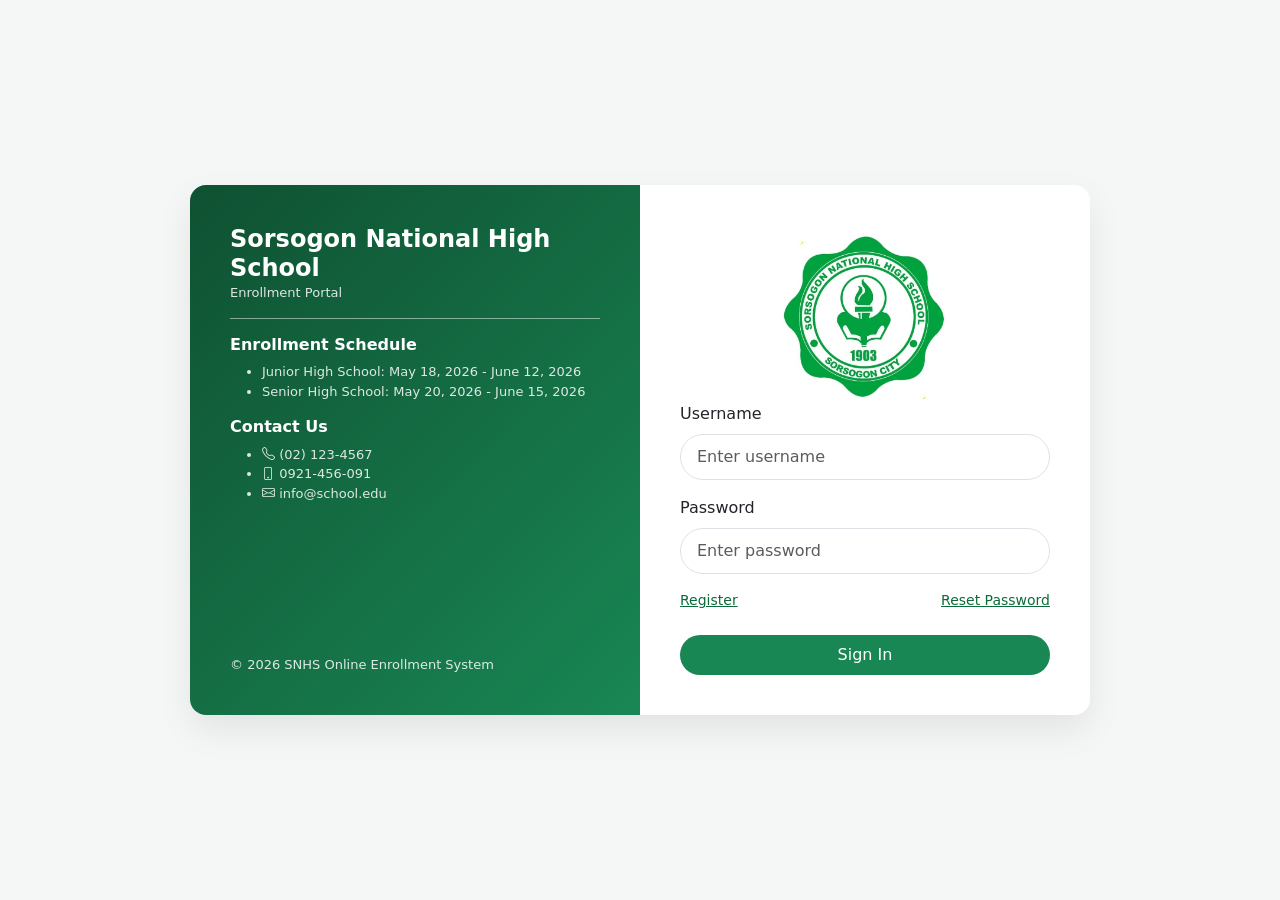
<file: index.html>
<!doctype html>
<html lang="en">
    <head>
        <meta charset="utf-8" />
        <meta name="viewport" content="width=device-width, initial-scale=1" />

        <title>Sorsogon National High School</title>

        <link href="https://cdn.jsdelivr.net/npm/bootstrap@5.3.3/dist/css/bootstrap.min.css" rel="stylesheet" />
        <link href="https://cdn.jsdelivr.net/npm/bootstrap-icons@1.11.3/font/bootstrap-icons.css" rel="stylesheet" />

        <style>
            body {
                background: #f5f7f6;
                height: 100vh;
                display: flex;
                align-items: center;
                justify-content: center;
            }

            /* container card */
            .login-wrapper {
                max-width: 900px;
                width: 100%;
                border-radius: 16px;
                overflow: hidden;
                box-shadow: 0 15px 35px rgba(0, 0, 0, 0.08);
            }

            /* left info box */
            .login-info {
                background: linear-gradient(135deg, #0f5132, #198754);
                color: white;
                padding: 40px;
            }

            /* right login box */
            .login-form {
                background: white;
                padding: 40px;
            }

            .login-title {
                font-weight: 700;
                margin-bottom: 20px;
            }

            .form-control {
                border-radius: 30px;
                padding: 10px 16px;
            }

            .form-control:focus, .form-select:focus{
                border-color: rgba(18,146,79,.45);
                box-shadow: 0 0 0 .25rem rgba(18,146,79,.16);
            }

            .btn-brand {
                background: #198754;
                border: none;
                border-radius: 30px;
            }

            .btn-brand:hover {
                background: #157347;
            }

            .small-muted {
                font-size: 13px;
                opacity: 0.85;
            }
            @media (max-width: 767px) {
            body {
                height: auto;
                padding: 20px 10px;
                align-items: flex-start;
            }

            .login-wrapper {
                border-radius: 12px;
            }

            .login-info,
            .login-form {
                padding: 25px 20px;
            }

            .login-info {
                text-align: center;
            }

            .login-info hr {
                margin-left: auto;
                margin-right: auto;
                width: 60%;
            }

            .login-form img {
                width: 120px !important;
            }
        }
        </style>
    </head>

    <body>
        <div class="login-wrapper">
            <div class="row g-0">
                <!-- LEFT PANEL -->
                <div class="col-md-6 order-2 order-md-1 login-info d-flex flex-column justify-content-between">
                    <div>
                        <h3 class="fw-bold fs-4 mb-0">Sorsogon National High School</h3>

                        <p class="small-muted mt-0">
                            Enrollment Portal
                        </p>

                        <hr class="border-light opacity-50" />

                        <h6 class="fw-bold">Enrollment Schedule</h6>

                        <ul class="small-muted">
                            <li>Junior High School: May 18, 2026 - June 12, 2026</li>
                            <li>Senior High School: May 20, 2026 - June 15, 2026</li>
                        </ul>

                        <h6 class="fw-bold mt-3">Contact Us</h6>

                        <ul class="small-muted">
                            <li><i class="bi bi-telephone"></i> (02) 123-4567</li>
                            <li><i class="bi bi-phone"></i> 0921-456-091</li>
                            <li><i class="bi bi-envelope"></i> info@school.edu</li>
                        </ul>
                    </div>

                    <div class="small-muted mt-4">© 2026 SNHS Online Enrollment System</div>
                </div>

                <!-- LOGIN PANEL -->
                <div class="col-md-6 order-1 order-md-2 login-form">
                    <div class="brand-badge text-center">
                        <img src="assets/logo.jpg" class="w-50">
                    </div>
                    <form>
                        <div class="mb-3">
                            <label class="form-label">Username</label>
                            <input type="text" class="form-control" placeholder="Enter username" />
                        </div>

                        <div class="mb-3">
                            <label class="form-label">Password</label>
                            <input type="password" class="form-control" placeholder="Enter password" />
                        </div>

                        <div class="d-flex justify-content-between align-items-center mb-4">
                            <a href="student-enrollment.html" class="small text-decoration-underline" style="color: #0b6b3a">Register</a>
                            <a href="#" class="small text-decoration-underline" style="color: #0b6b3a">Reset Password</a>
                        </div>

                        <a class="btn btn-brand w-100 py-2 rounded-pill text-white" href="admin-dashboard.html">
                            Sign In
                        </a>
                    </form>
                </div>
            </div>
        </div>
    </body>
</html>
</file>
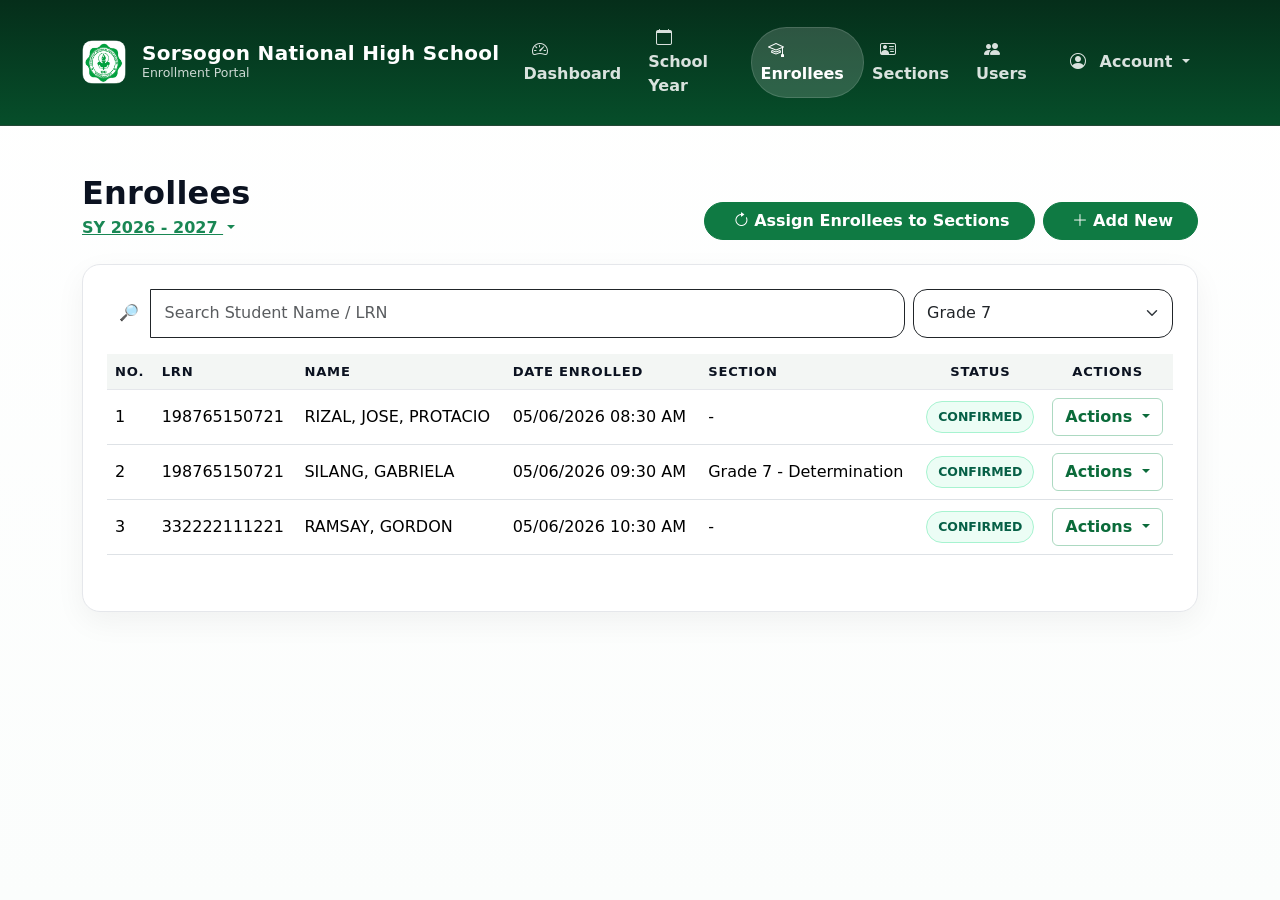
<file: admin-enrollees.html>
<!doctype html>
<html lang="en">
    <head>
        <meta charset="utf-8" />
        <meta name="viewport" content="width=device-width, initial-scale=1" />
        <title>Sorsogon National High School</title>

        <link href="https://cdn.jsdelivr.net/npm/bootstrap@5.3.3/dist/css/bootstrap.min.css" rel="stylesheet" />
        <link
            href="https://cdn.jsdelivr.net/npm/bootstrap-icons@1.11.3/font/bootstrap-icons.min.css"
            rel="stylesheet"
        />
        <link href="assets/theme.css" rel="stylesheet" />
        <link rel="icon" type="image/png" href="assets/logo.ico" />
    </head>
    <body>
        <nav class="navbar navbar-expand-lg navbar-dark navbar-admin py-3">
            <div class="container">
                <!-- SCHOOL LOGO SLOT -->
                <a class="navbar-brand d-flex align-items-center gap-3" href="admin-dashboard.html">
                    <div class="brand-badge">
                        <img src="assets/logo.jpg" class="w-100 h-100 rounded-3">
                    </div>
                    <div>
                        <div class="brand-text">Sorsogon National High School</div>
                        <div class="brand-sub">Enrollment Portal</div>
                    </div>
                </a>

                <button class="navbar-toggler" type="button" data-bs-toggle="collapse" data-bs-target="#adminNav">
                    <span class="navbar-toggler-icon"></span>
                </button>

                <div id="adminNav" class="collapse navbar-collapse">
                    <ul class="navbar-nav ms-auto top-menu align-items-lg-center">
                        <li class="nav-item">
                            <a class="nav-link" href="admin-dashboard.html"
                                ><i class="bi bi-speedometer2 me-2 ms-2"></i> Dashboard&nbsp;&nbsp;</a
                            >
                        </li>
                        <li class="nav-item">
                            <a class="nav-link" href="admin-school-year.html"
                                ><i class="bi bi-calendar me-2 ms-2"></i> School Year&nbsp;&nbsp;</a
                            >
                        </li>
                        <li class="nav-item">
                            <a class="nav-link active" href="admin-enrollees.html"
                                ><i class="bi bi-mortarboard me-2 ms-2"></i> Enrollees&nbsp;&nbsp;</a
                            >
                        </li>
                        <li class="nav-item">
                            <a class="nav-link" href="admin-sections.html"
                                ><i class="bi bi-person-vcard me-2 ms-2"></i> Sections&nbsp;&nbsp;</a
                            >
                        </li>
                        <li class="nav-item">
                            <a class="nav-link" href="admin-users.html"
                                ><i class="bi bi-people-fill me-2 ms-2"></i> Users&nbsp;&nbsp;</a
                            >
                        </li>

                        <li class="nav-item dropdown ms-lg-2">
                            <a class="nav-link dropdown-toggle" href="#" role="button" data-bs-toggle="dropdown">
                                <i class="bi bi-person-circle me-2 ms-2"></i> Account
                            </a>
                            <ul class="dropdown-menu dropdown-menu-end">
                                <li>
                                    <a class="dropdown-item" href="admin-settings.html"><i class="bi bi-gear me-2"></i> Settings</a>
                                </li>
                                <li><hr class="dropdown-divider" /></li>
                                <li>
                                    <a class="dropdown-item" href="index.html"
                                        ><i class="bi bi-power me-2"></i> Logout</a
                                    >
                                </li>
                            </ul>
                        </li>
                    </ul>
                </div>
            </div>
        </nav>

        <main class="container py-4 py-lg-5">
            <div class="d-flex flex-column flex-lg-row justify-content-between align-items-lg-end gap-2 mb-4">
                <div>
                    <h2 class="page-title mb-1">Enrollees</h2>
                    <div class="dropdown">
                        <a class="dropdown-toggle fw-bold text-decoration-underline text-success" href="#" role="button" data-bs-toggle="dropdown">
                            SY 2026 - 2027
                        </a>
                        <ul class="dropdown-menu">
                            <li><a class="dropdown-item" href="#">SY 2026 - 2027</a></li>
                            <li><a class="dropdown-item" href="#">SY 2025 - 2026</a></li>
                        </ul>
                    </div>
                </div>
                <div class="d-flex align-items-center gap-2 flex-wrap">
                    <a class="btn btn-brand rounded-pill px-4" href="#" data-bs-toggle="modal" data-bs-target="#AssignModal">
                        <i class="bi bi-arrow-clockwise ms-1"></i> Assign Enrollees to Sections
                    </a>
                    <a class="btn btn-brand rounded-pill px-4" href="#" data-bs-toggle="modal" data-bs-target="#schoolYearModal">
                        <i class="bi bi-plus-lg ms-1"></i> Add New
                    </a>
                </div>
            </div>
            <div class="card card-elev p-3 p-lg-4">
                <div class="row g-2 align-items-center mb-3">
                    <div>
                        <div class="row g-2 align-items-center mb-3">
                        <div class="col-lg-9">
                            <div class="input-group">
                                <span class="input-group-text bg-white border-0 fw-bold">🔎</span>
                                <input id="search" class="form-control border-dark" placeholder="Search Student Name / LRN">
                            </div>
                        </div>
                        <div class="col-lg-3">
                            <select class="form-select border-dark">
                                <option value="7">Grade 7</option>
                                <option value="8">Grade 8</option>
                                <option value="9">Grade 9</option>
                                <option value="10">Grade 10</option>
                                <option value="11">Grade 11</option>
                                <option value="12">Grade 12</option>
                            </select>
                        </div>

                    </div>
                        <table id="tbl" class="table align-middle">
                            <thead>
                                <tr>
                                    <th>No.</th>
                                    <th>LRN</th>
                                    <th>Name</th>
                                    <th>Date Enrolled</th>
                                    <th>Section</th>
                                    <th class="text-center">Status</th>
                                    <th class="text-center">Actions</th>
                                </tr>
                            </thead>
                            <tbody>
                                <tr>
                                    <td>1</td>
                                    <td>198765150721</td>
                                    <td>RIZAL, JOSE, PROTACIO</td>
                                    <td>05/06/2026 08:30 AM</td>
                                    <td>-</td>
                                    <td class="text-center"><span class="badge-status badge-approved d-block w-100 text-center">CONFIRMED</span></td>
                                    <td class="text-center">
                                        <div class="dropdown">
                                            <button class="btn btn-outline-brand dropdown-toggle" type="button" data-bs-toggle="dropdown">
                                                Actions
                                            </button>
                                            <ul class="dropdown-menu">
                                                <li><a class="dropdown-item" href="#">Edit Enrollee</a></li>
                                                <li><a class="dropdown-item" href="#">Assign Section</a></li>
                                                <li><a class="dropdown-item" href="#">View Virtual ID</a></li>
                                            </ul>
                                        </div>
                                    </td>
                                </tr>
                                <tr>
                                    <td>2</td>
                                    <td>198765150721</td>
                                    <td>SILANG, GABRIELA</td>
                                    <td>05/06/2026 09:30 AM</td>
                                    <td>Grade 7 - Determination</td>
                                    <td class="text-center"><span class="badge-status badge-approved d-block w-100 text-center">CONFIRMED</span></td>
                                    <td class="text-center">
                                        <div class="dropdown">
                                            <button class="btn btn-outline-brand dropdown-toggle" type="button" data-bs-toggle="dropdown">
                                                Actions
                                            </button>
                                            <ul class="dropdown-menu">
                                                <li><a class="dropdown-item" href="#">Edit Enrollee</a></li>
                                                <li><a class="dropdown-item" href="#">Assign Section</a></li>
                                                <li><a class="dropdown-item" href="#">View Virtual ID</a></li>
                                            </ul>
                                        </div>
                                    </td>
                                </tr>
                                <tr>
                                    <td>3</td>
                                    <td>332222111221</td>
                                    <td>RAMSAY, GORDON</td>
                                    <td>05/06/2026 10:30 AM</td>
                                    <td>-</td>
                                    <td class="text-center"><span class="badge-status badge-approved d-block w-100 text-center">CONFIRMED</span></td>
                                    <td class="text-center">
                                        <div class="dropdown">
                                            <button class="btn btn-outline-brand dropdown-toggle" type="button" data-bs-toggle="dropdown">
                                                Actions
                                            </button>
                                            <ul class="dropdown-menu">
                                                <li><a class="dropdown-item" href="#">Edit Enrollee</a></li>
                                                <li><a class="dropdown-item" href="#">Assign Section</a></li>
                                                <li><a class="dropdown-item" href="#">View Virtual ID</a></li>
                                            </ul>
                                        </div>
                                    </td>
                                </tr>
                            </tbody>
                        </table>
                    </div>
                </div>
            </div>
        </main>

        <script src="https://cdn.jsdelivr.net/npm/bootstrap@5.3.3/dist/js/bootstrap.bundle.min.js"></script>
    </body>
</html>

<div class="modal fade" id="AssignModal" tabindex="-1">
    <div class="modal-dialog modal-md">
        <div class="modal-content">
            <div class="modal-header">
                <h5 class="modal-title">Assign Enrollees to Sections</h5>
            </div>
            <div class="modal-body">
                <form>
                    <div class="alert alert-info small">
                        <b>Step 1:</b> Upload the results of the <b>JHS Special Program Assessment</b>. The first column of the CSV file should be the Student's LRN, and the second column should be the section name.
                    </div>
                    <div class="alert alert-info small">
                        <b>Step 1:</b> Upload the results of the <b>SHS Placement Test</b>. The first column of the CSV file should be the Student's LRN, and the second column should be the section name.
                    </div>
                    <div class="row mb-3">
                        <div class="col">
                            <label class="form-label">Results File</label>
                            <input class="form-control" type="file">
                        </div>
                    </div>
                    <div class="alert alert-info small">
                        <b>Step 2:</b> Set the no. of students to be assigned per section. This will assign the rest of the enrollees to the <b>Basic Education Curriculum</b>.
                    </div>
                    <div class="alert alert-info small">
                        <b>Step 2:</b> Set the no. of students to be assigned per section. This will assign the rest of the enrollees to the <b>General Academic Strand</b>.
                    </div>
                    <div class="row mb-3">
                        <div class="col">
                            <label class="form-label">No. of Students Per Section</label>
                            <input class="form-control" placeholder="Enter No. of Students Per Section">
                        </div>
                    </div>
                </form>
            </div>
            <div class="modal-footer">
                <button class="btn btn-outline-secondary" data-bs-dismiss="modal">Cancel</button>

                <button class="btn btn-brand">Submit</button>
            </div>
        </div>
    </div>
</div>
</file>
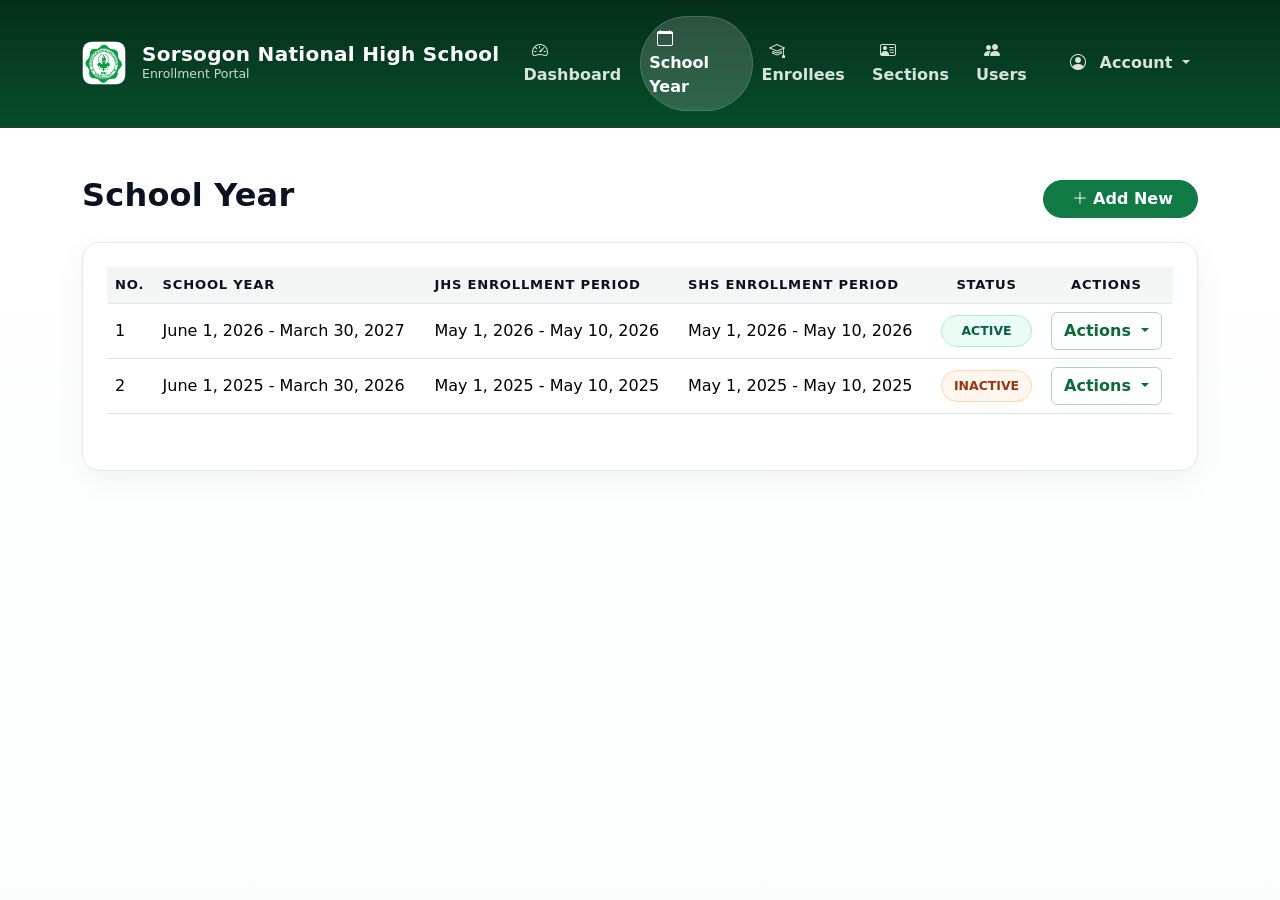
<file: admin-school-year.html>
<!doctype html>
<html lang="en">
    <head>
        <meta charset="utf-8" />
        <meta name="viewport" content="width=device-width, initial-scale=1" />
        <title>Sorsogon National High School</title>

        <link href="https://cdn.jsdelivr.net/npm/bootstrap@5.3.3/dist/css/bootstrap.min.css" rel="stylesheet" />
        <link
            href="https://cdn.jsdelivr.net/npm/bootstrap-icons@1.11.3/font/bootstrap-icons.min.css"
            rel="stylesheet"
        />
        <link href="assets/theme.css" rel="stylesheet" />
        <link rel="icon" type="image/png" href="assets/logo.ico" />
    </head>
    <body>
        <nav class="navbar navbar-expand-lg navbar-dark navbar-admin py-3">
            <div class="container">
                <!-- SCHOOL LOGO SLOT -->
                <a class="navbar-brand d-flex align-items-center gap-3" href="admin-dashboard.html">
                    <div class="brand-badge">
                        <img src="assets/logo.jpg" class="w-100 h-100 rounded-3">
                    </div>
                    <div>
                        <div class="brand-text">Sorsogon National High School</div>
                        <div class="brand-sub">Enrollment Portal</div>
                    </div>
                </a>

                <button class="navbar-toggler" type="button" data-bs-toggle="collapse" data-bs-target="#adminNav">
                    <span class="navbar-toggler-icon"></span>
                </button>

                <div id="adminNav" class="collapse navbar-collapse">
                    <ul class="navbar-nav ms-auto top-menu align-items-lg-center">
                        <li class="nav-item">
                            <a class="nav-link" href="admin-dashboard.html"
                                ><i class="bi bi-speedometer2 me-2 ms-2"></i> Dashboard&nbsp;&nbsp;</a
                            >
                        </li>
                        <li class="nav-item">
                            <a class="nav-link active" href="admin-school-year.html"
                                ><i class="bi bi-calendar me-2 ms-2"></i> School Year&nbsp;&nbsp;</a
                            >
                        </li>
                        <li class="nav-item">
                            <a class="nav-link" href="admin-enrollees.html"
                                ><i class="bi bi-mortarboard me-2 ms-2"></i> Enrollees&nbsp;&nbsp;</a
                            >
                        </li>
                        <li class="nav-item">
                            <a class="nav-link" href="admin-sections.html"
                                ><i class="bi bi-person-vcard me-2 ms-2"></i> Sections&nbsp;&nbsp;</a
                            >
                        </li>
                        <li class="nav-item">
                            <a class="nav-link" href="admin-users.html"
                                ><i class="bi bi-people-fill me-2 ms-2"></i> Users&nbsp;&nbsp;</a
                            >
                        </li>

                        <li class="nav-item dropdown ms-lg-2">
                            <a class="nav-link dropdown-toggle" href="#" role="button" data-bs-toggle="dropdown">
                                <i class="bi bi-person-circle me-2 ms-2"></i> Account
                            </a>
                            <ul class="dropdown-menu dropdown-menu-end">
                                <li>
                                    <a class="dropdown-item" href="admin-settings.html"><i class="bi bi-gear me-2"></i> Settings</a>
                                </li>
                                <li><hr class="dropdown-divider" /></li>
                                <li>
                                    <a class="dropdown-item" href="index.html"
                                        ><i class="bi bi-power me-2"></i> Logout</a
                                    >
                                </li>
                            </ul>
                        </li>
                    </ul>
                </div>
            </div>
        </nav>

        <main class="container py-4 py-lg-5">
            <div class="d-flex flex-column flex-lg-row justify-content-between align-items-lg-end gap-2 mb-4">
                <div>
                    <h2 class="page-title mb-1">School Year</h2>
                    <!-- <div class="small-muted">Enrollment Schedule</div> -->
                </div>
                <div class="d-flex align-items-center gap-2 flex-wrap">
                    <a class="btn btn-brand rounded-pill px-4" href="#" data-bs-toggle="modal" data-bs-target="#NewModal">
                        <i class="bi bi-plus-lg ms-1"></i> Add New
                    </a>
                    <!-- <select class="form-select select-outline-brand px-4 py-2 border-2 rounded-pill no-arrow small fw-bold" style="height:42px; width:auto;" required>
                        <option>School Year 2026 - 2027</option>
                        <option>School Year 2025 - 2026</option>
                    </select> -->
                </div>
            </div>
            <div class="card card-elev p-3 p-lg-4">
                <div class="row g-2 align-items-center mb-3">
                    <div>
                        <table id="tbl" class="table align-middle">
                            <thead>
                                <tr>
                                    <th>No.</th>
                                    <th>School Year</th>
                                    <th>JHS Enrollment Period</th>
                                    <th>SHS Enrollment Period</th>
                                    <th class="text-center">Status</th>
                                    <th class="text-center">Actions</th>
                                </tr>
                            </thead>
                            <tbody>
                                <tr>
                                    <td>1</td>
                                    <td>June 1, 2026 - March 30, 2027</td>
                                    <td>May 1, 2026 - May 10, 2026</td>
                                    <td>May 1, 2026 - May 10, 2026</td>
                                    <td class="text-center"><span class="badge-status badge-approved d-block w-100 text-center">ACTIVE</span></td>
                                    <td class="text-center">
                                        <div class="dropdown">
                                            <button class="btn btn-outline-brand dropdown-toggle" type="button" data-bs-toggle="dropdown">
                                                Actions
                                            </button>
                                            <ul class="dropdown-menu">
                                                <li><a class="dropdown-item" href="#" data-bs-toggle="modal" data-bs-target="#NewModal">Edit School Year</a></li>
                                            </ul>
                                        </div>
                                    </td>
                                </tr>
                                <tr>
                                    <td>2</td>
                                    <td>June 1, 2025 - March 30, 2026</td>
                                    <td>May 1, 2025 - May 10, 2025</td>
                                    <td>May 1, 2025 - May 10, 2025</td>
                                    <td class="text-center"><span class="badge-status badge-pending d-block w-100 text-center">INACTIVE</span></td>
                                    <td class="text-center">
                                        <div class="dropdown">
                                            <button class="btn btn-outline-brand dropdown-toggle" type="button" data-bs-toggle="dropdown">
                                                Actions
                                            </button>
                                            <ul class="dropdown-menu">
                                                <li><a class="dropdown-item" href="#" data-bs-toggle="modal" data-bs-target="#NewModal">Edit School Year</a></li>
                                            </ul>
                                        </div>
                                    </td>
                                </tr>
                            </tbody>
                        </table>
                    </div>
                </div>
            </div>
        </main>

        <script src="https://cdn.jsdelivr.net/npm/bootstrap@5.3.3/dist/js/bootstrap.bundle.min.js"></script>
    </body>
</html>

<div class="modal fade" id="NewModal" tabindex="-1">
    <div class="modal-dialog modal-md">
        <div class="modal-content">
            <div class="modal-header">
                <h5 class="modal-title">New School Year</h5>
            </div>
            <div class="modal-body">
                <form>
                    <div class="row mb-3">
                        <div class="col">
                            <label class="form-label">Start</label>
                            <input type="date" class="form-control" />
                        </div>
                        <div class="col">
                            <label class="form-label">End</label>
                            <input type="date" class="form-control" />
                        </div>
                    </div>

                    <div class="row mb-3">
                        <div class="col">
                            <label class="form-label">JHS Start</label>
                            <input type="date" class="form-control" />
                        </div>
                        <div class="col">
                            <label class="form-label">JHS End</label>
                            <input type="date" class="form-control" />
                        </div>
                    </div>
                    <div class="row mb-3">
                        <div class="col">
                            <label class="form-label">SHS Start</label>
                            <input type="date" class="form-control" />
                        </div>
                        <div class="col">
                            <label class="form-label">SHS End</label>
                            <input type="date" class="form-control" />
                        </div>
                    </div>
                </form>
            </div>

            <div class="modal-footer">
                <button class="btn btn-outline-secondary" data-bs-dismiss="modal">Cancel</button>
                <button class="btn btn-brand">Submit</button>
            </div>
        </div>
    </div>
</div>
</file>
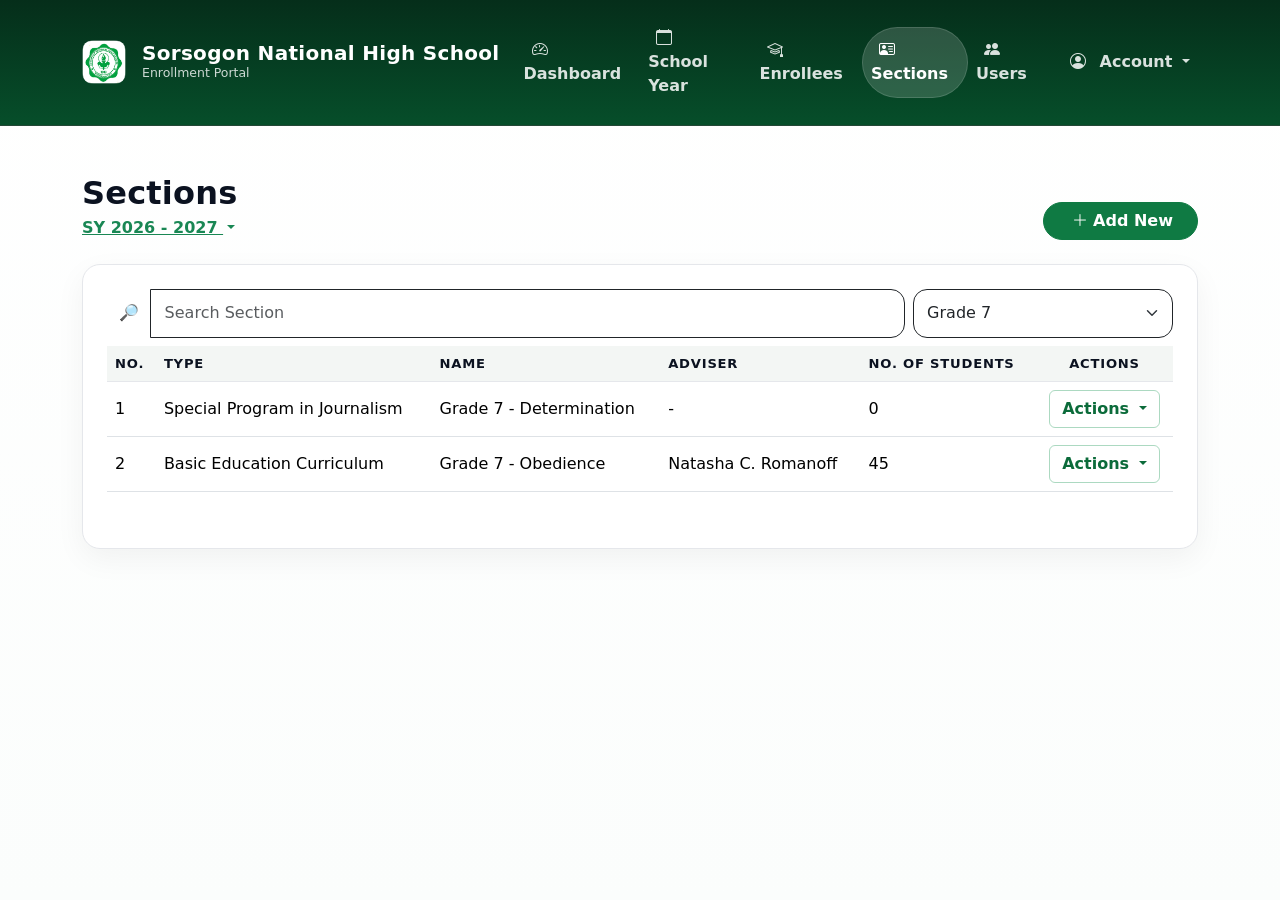
<file: admin-sections.html>
<!doctype html>
<html lang="en">
    <head>
        <meta charset="utf-8" />
        <meta name="viewport" content="width=device-width, initial-scale=1" />
        <title>Sorsogon National High School</title>

        <link href="https://cdn.jsdelivr.net/npm/bootstrap@5.3.3/dist/css/bootstrap.min.css" rel="stylesheet" />
        <link
            href="https://cdn.jsdelivr.net/npm/bootstrap-icons@1.11.3/font/bootstrap-icons.min.css"
            rel="stylesheet"
        />
        <link href="assets/theme.css" rel="stylesheet" />
        <link rel="icon" type="image/png" href="assets/logo.ico" />
    </head>
    <body>
        <nav class="navbar navbar-expand-lg navbar-dark navbar-admin py-3">
            <div class="container">
                <!-- SCHOOL LOGO SLOT -->
                <a class="navbar-brand d-flex align-items-center gap-3" href="admin-dashboard.html">
                    <div class="brand-badge">
                        <img src="assets/logo.jpg" class="w-100 h-100 rounded-3">
                    </div>
                    <div>
                        <div class="brand-text">Sorsogon National High School</div>
                        <div class="brand-sub">Enrollment Portal</div>
                    </div>
                </a>

                <button class="navbar-toggler" type="button" data-bs-toggle="collapse" data-bs-target="#adminNav">
                    <span class="navbar-toggler-icon"></span>
                </button>

                <div id="adminNav" class="collapse navbar-collapse">
                    <ul class="navbar-nav ms-auto top-menu align-items-lg-center">
                        <li class="nav-item">
                            <a class="nav-link" href="admin-dashboard.html"
                                ><i class="bi bi-speedometer2 me-2 ms-2"></i> Dashboard&nbsp;&nbsp;</a
                            >
                        </li>
                        <li class="nav-item">
                            <a class="nav-link" href="admin-school-year.html"
                                ><i class="bi bi-calendar me-2 ms-2"></i> School Year&nbsp;&nbsp;</a
                            >
                        </li>
                        <li class="nav-item">
                            <a class="nav-link" href="admin-enrollees.html"
                                ><i class="bi bi-mortarboard me-2 ms-2"></i> Enrollees&nbsp;&nbsp;</a
                            >
                        </li>
                        <li class="nav-item">
                            <a class="nav-link active" href="admin-sections.html"
                                ><i class="bi bi-person-vcard me-2 ms-2"></i> Sections&nbsp;&nbsp;</a
                            >
                        </li>
                        <li class="nav-item">
                            <a class="nav-link" href="admin-users.html"
                                ><i class="bi bi-people-fill me-2 ms-2"></i> Users&nbsp;&nbsp;</a
                            >
                        </li>

                        <li class="nav-item dropdown ms-lg-2">
                            <a class="nav-link dropdown-toggle" href="#" role="button" data-bs-toggle="dropdown">
                                <i class="bi bi-person-circle me-2 ms-2"></i> Account
                            </a>
                            <ul class="dropdown-menu dropdown-menu-end">
                                <li>
                                    <a class="dropdown-item" href="admin-settings.html"><i class="bi bi-gear me-2"></i> Settings</a>
                                </li>
                                <li><hr class="dropdown-divider" /></li>
                                <li>
                                    <a class="dropdown-item" href="index.html"
                                        ><i class="bi bi-power me-2"></i> Logout</a
                                    >
                                </li>
                            </ul>
                        </li>
                    </ul>
                </div>
            </div>
        </nav>

        <main class="container py-4 py-lg-5">
            <div class="d-flex flex-column flex-lg-row justify-content-between align-items-lg-end gap-2 mb-4">
                <div>
                    <h2 class="page-title mb-1">Sections</h2>
                    <div class="dropdown">
                        <a class="dropdown-toggle fw-bold text-decoration-underline text-success" href="#" role="button" data-bs-toggle="dropdown">
                            SY 2026 - 2027
                        </a>
                        <ul class="dropdown-menu">
                            <li><a class="dropdown-item" href="#">SY 2026 - 2027</a></li>
                            <li><a class="dropdown-item" href="#">SY 2025 - 2026</a></li>
                        </ul>
                    </div>
                </div>
                <div class="d-flex align-items-center gap-2 flex-wrap">
                    <a class="btn btn-brand rounded-pill px-4" href="#" data-bs-toggle="modal" data-bs-target="#NewModal">
                        <i class="bi bi-plus-lg ms-1"></i> Add New
                    </a>
                </div>
            </div>
            <div class="card card-elev p-3 p-lg-4">
                <div class="row g-2 align-items-center mb-3">
                    <div class="col-lg-9">
                        <div class="input-group">
                            <span class="input-group-text bg-white border-0 fw-bold">🔎</span>
                            <input id="search" class="form-control border-dark" placeholder="Search Section">
                        </div>
                    </div>
                    <div class="col-lg-3">
                        <select class="form-select border-dark">
                            <option value="7">Grade 7</option>
                            <option value="8">Grade 8</option>
                            <option value="9">Grade 9</option>
                            <option value="10">Grade 10</option>
                            <option value="11">Grade 11</option>
                            <option value="12">Grade 12</option>
                        </select>
                    </div>
                    <div>
                        <table id="tbl" class="table align-middle">
                            <thead>
                                <tr>
                                    <th>No.</th>
                                    <th>Type</th>
                                    <th>Name</th>
                                    <th>Adviser</th>
                                    <th>No. of Students</th>
                                    <th class="text-center">Actions</th>
                                </tr>
                            </thead>
                            <tbody>
                                <tr>
                                    <td>1</td>
                                    <td>Special Program in Journalism</td>
                                    <td>Grade 7 - Determination</td>
                                    <td>-</td>
                                    <td>0</td>
                                    <td class="text-center">
                                        <div class="dropdown">
                                            <button class="btn btn-outline-brand dropdown-toggle" type="button" data-bs-toggle="dropdown">
                                                Actions
                                            </button>
                                            <ul class="dropdown-menu">
                                                <li><a class="dropdown-item" href="#">Edit Section</a></li>
                                                <li><a class="dropdown-item" href="#">Manage Students</a></li>
                                                <li><a class="dropdown-item" href="assets/report.xlsx">Export to CSV</a></li>
                                                <li><a class="dropdown-item" href="assets/report.pdf" target="_blank">Export to PDF</a></li>
                                            </ul>
                                        </div>
                                    </td>
                                </tr>
                                <tr>
                                    <td>2</td>
                                    <td>Basic Education Curriculum</td>
                                    <td>Grade 7 - Obedience</td>
                                    <td>Natasha C. Romanoff</td>
                                    <td>45</td>
                                    <td class="text-center">
                                        <div class="dropdown">
                                            <button class="btn btn-outline-brand dropdown-toggle" type="button" data-bs-toggle="dropdown">
                                                Actions
                                            </button>
                                            <ul class="dropdown-menu">
                                                <li><a class="dropdown-item" href="#">Edit Section</a></li>
                                                <li><a class="dropdown-item" href="#">Manage Students</a></li>
                                                <li><a class="dropdown-item" href="assets/report.xlsx">Export to CSV</a></li>
                                                <li><a class="dropdown-item" href="assets/report.pdf" target="_blank">Export to PDF</a></li>
                                            </ul>
                                        </div>
                                    </td>
                                </tr>
                            </tbody>
                        </table>
                    </div>
                </div>
            </div>
        </main>

        <script src="https://cdn.jsdelivr.net/npm/bootstrap@5.3.3/dist/js/bootstrap.bundle.min.js"></script>
    </body>
</html>

<div class="modal fade" id="NewModal" tabindex="-1">
    <div class="modal-dialog modal-md">
        <div class="modal-content">
            <div class="modal-header">
                <h5 class="modal-title">New Section</h5>
            </div>
            <div class="modal-body">
                <form>
                    <div class="row mb-3">
                        <div class="col">
                            <label class="form-label">Section Type (JHS)</label>
                            <select class="form-select">
                                <option>Select Section Type (JHS)</option>
                                <option>Basic Education Curriculum</option>
                                <option>Special Program for the Arts</option>
                                <option>Special Program in Journalism</option>
                                <option>Special Program in Sports</option>
                                <option>Science, Technology and Engineering</option>
                            </select>
                        </div>
                    </div>
                    <div class="row mb-3">
                        <div class="col">
                            <label class="form-label">Section Type (SHS)</label>
                            <select class="form-select">
                                <option>Select Section Type (SHS)</option>
                                <option>General Academic Strand</option>
                                <option>Humanities and Social Sciences</option>
                                <option>Accountancy, Business and Management</option>
                                <option>Science, Technology, Engineering and Mathematics</option>
                                <option>Arts and Design</option>
                                <option>Industrial Arts - Electrical Installation and Maintenance</option>
                                <option>Industrial Arts - Electronic Products Assembly and Servicing</option>
                                <option>Home Economics - Beauty and Nail Care</option>
                                <option>Home Economics - Dressmaking</option>
                                <option>Home Economics - Cookery</option>
                                <option>Information, Communication Technology</option>
                            </select>
                        </div>
                    </div>
                    <hr>
                    <div class="row mb-3">
                        <div class="col">
                            <label class="form-label">Section Name</label>
                            <small class="text-muted fst-italic">The section name should be unique for this school year.</small>
                            <input class="form-control" placeholder="Enter Section Name">
                        </div>
                    </div>
                    <div class="row mb-3">
                        <div class="col">
                            <label class="form-label">Adviser</label>
                            <select class="form-select">
                                <option>Select Adviser</option>
                                <option>Tony A. Stark</option>
                                <option>Steve B. Rogers</option>
                            </select>
                        </div>
                    </div>
                </form>
            </div>

            <div class="modal-footer">
                <button class="btn btn-outline-secondary" data-bs-dismiss="modal">Cancel</button>
                <button class="btn btn-brand">Submit</button>
            </div>
        </div>
    </div>
</div>
</file>
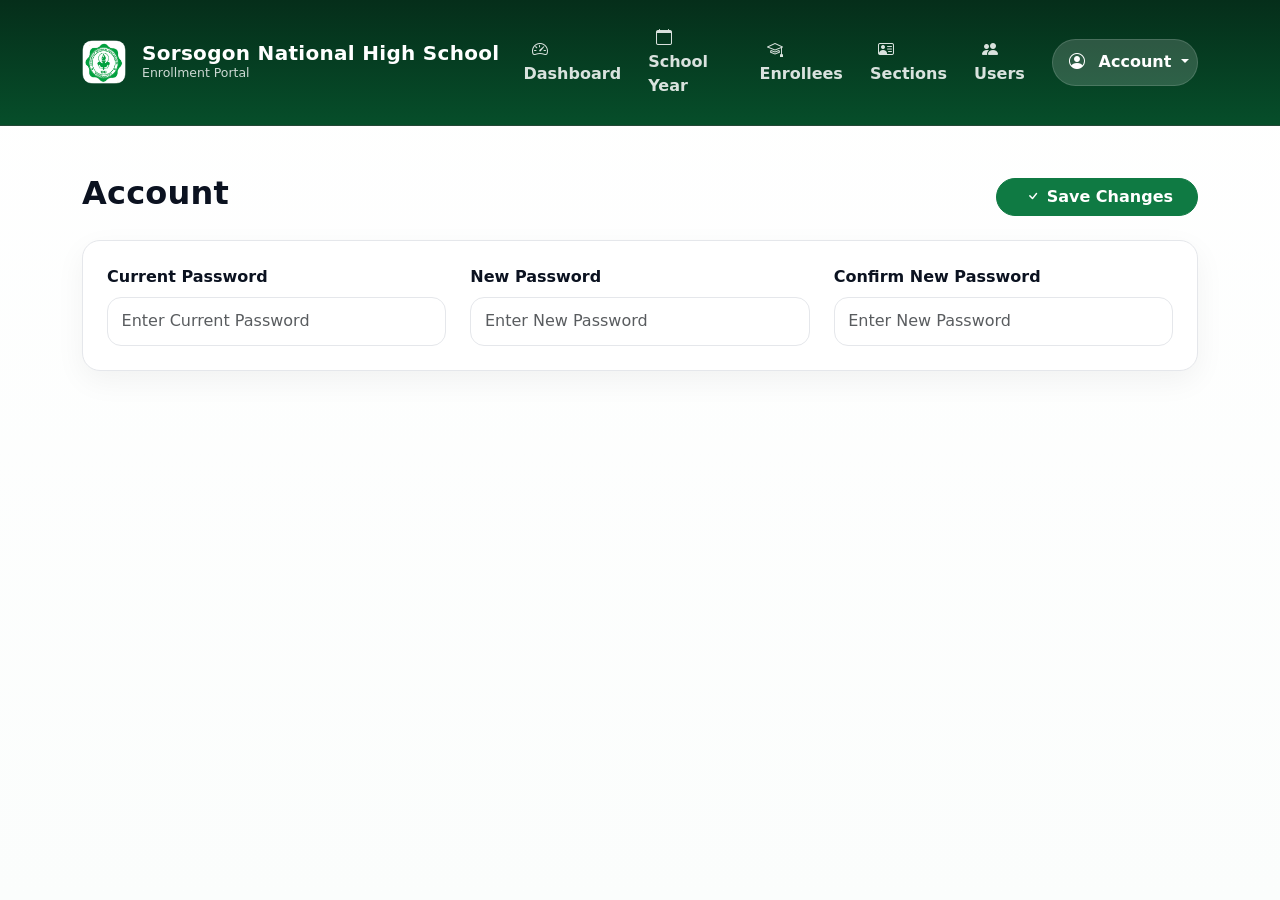
<file: admin-settings.html>
<!doctype html>
<html lang="en">
    <head>
        <meta charset="utf-8" />
        <meta name="viewport" content="width=device-width, initial-scale=1" />
        <title>Sorsogon National High School</title>

        <link href="https://cdn.jsdelivr.net/npm/bootstrap@5.3.3/dist/css/bootstrap.min.css" rel="stylesheet" />
        <link
            href="https://cdn.jsdelivr.net/npm/bootstrap-icons@1.11.3/font/bootstrap-icons.min.css"
            rel="stylesheet"
        />
        <link href="assets/theme.css" rel="stylesheet" />
        <link rel="icon" type="image/png" href="assets/logo.ico" />
    </head>
    <body>
        <nav class="navbar navbar-expand-lg navbar-dark navbar-admin py-3">
            <div class="container">
                <!-- SCHOOL LOGO SLOT -->
                <a class="navbar-brand d-flex align-items-center gap-3" href="admin-dashboard.html">
                    <div class="brand-badge">
                        <img src="assets/logo.jpg" class="w-100 h-100 rounded-3">
                    </div>
                    <div>
                        <div class="brand-text">Sorsogon National High School</div>
                        <div class="brand-sub">Enrollment Portal</div>
                    </div>
                </a>

                <button class="navbar-toggler" type="button" data-bs-toggle="collapse" data-bs-target="#adminNav">
                    <span class="navbar-toggler-icon"></span>
                </button>

                <div id="adminNav" class="collapse navbar-collapse">
                    <ul class="navbar-nav ms-auto top-menu align-items-lg-center">
                        <li class="nav-item">
                            <a class="nav-link" href="admin-dashboard.html"
                                ><i class="bi bi-speedometer2 me-2 ms-2"></i> Dashboard&nbsp;&nbsp;</a
                            >
                        </li>
                        <li class="nav-item">
                            <a class="nav-link" href="admin-school-year.html"
                                ><i class="bi bi-calendar me-2 ms-2"></i> School Year&nbsp;&nbsp;</a
                            >
                        </li>
                        <li class="nav-item">
                            <a class="nav-link" href="admin-enrollees.html"
                                ><i class="bi bi-mortarboard me-2 ms-2"></i> Enrollees&nbsp;&nbsp;</a
                            >
                        </li>
                        <li class="nav-item">
                            <a class="nav-link" href="admin-sections.html"
                                ><i class="bi bi-person-vcard me-2 ms-2"></i> Sections&nbsp;&nbsp;</a
                            >
                        </li>
                        <li class="nav-item">
                            <a class="nav-link" href="admin-users.html"
                                ><i class="bi bi-people-fill me-2 ms-2"></i> Users&nbsp;&nbsp;</a
                            >
                        </li>

                        <li class="nav-item dropdown ms-lg-2">
                            <a class="nav-link dropdown-toggle active" href="#" role="button" data-bs-toggle="dropdown">
                                <i class="bi bi-person-circle me-2 ms-2"></i> Account
                            </a>
                            <ul class="dropdown-menu dropdown-menu-end">
                                <li>
                                    <a class="dropdown-item" href="admin-settings.html"><i class="bi bi-gear me-2"></i> Settings</a>
                                </li>
                                <li><hr class="dropdown-divider" /></li>
                                <li>
                                    <a class="dropdown-item" href="index.html"
                                        ><i class="bi bi-power me-2"></i> Logout</a
                                    >
                                </li>
                            </ul>
                        </li>
                    </ul>
                </div>
            </div>
        </nav>

        <main class="container py-4 py-lg-5">
            <div class="d-flex flex-column flex-lg-row justify-content-between align-items-lg-end gap-2 mb-4">
                <div>
                    <h2 class="page-title mb-1">Account</h2>
                </div>
                <div class="d-flex align-items-center gap-2 flex-wrap">
                    <a class="btn btn-brand rounded-pill px-4" href="#" data-bs-toggle="modal" data-bs-target="#NewModal">
                        <i class="bi bi-check ms-1"></i> Save Changes
                    </a>
                </div>
            </div>
            <div class="card card-elev p-3 p-lg-4">
                <div class="row g-4">
                    <div class="col-md-4">
                        <label class="form-label">Current Password</label>
                        <input class="form-control" required placeholder="Enter Current Password"/>
                    </div>
                    <div class="col-md-4">
                        <label class="form-label">New Password</label>
                        <input class="form-control" required placeholder="Enter New Password"/>
                    </div>
                    <div class="col-md-4">
                        <label class="form-label">Confirm New Password</label>
                        <input class="form-control" required placeholder="Enter New Password"/>
                    </div>
                </div>
            </div>
        </main>

        <script src="https://cdn.jsdelivr.net/npm/bootstrap@5.3.3/dist/js/bootstrap.bundle.min.js"></script>
    </body>
</html>
</file>
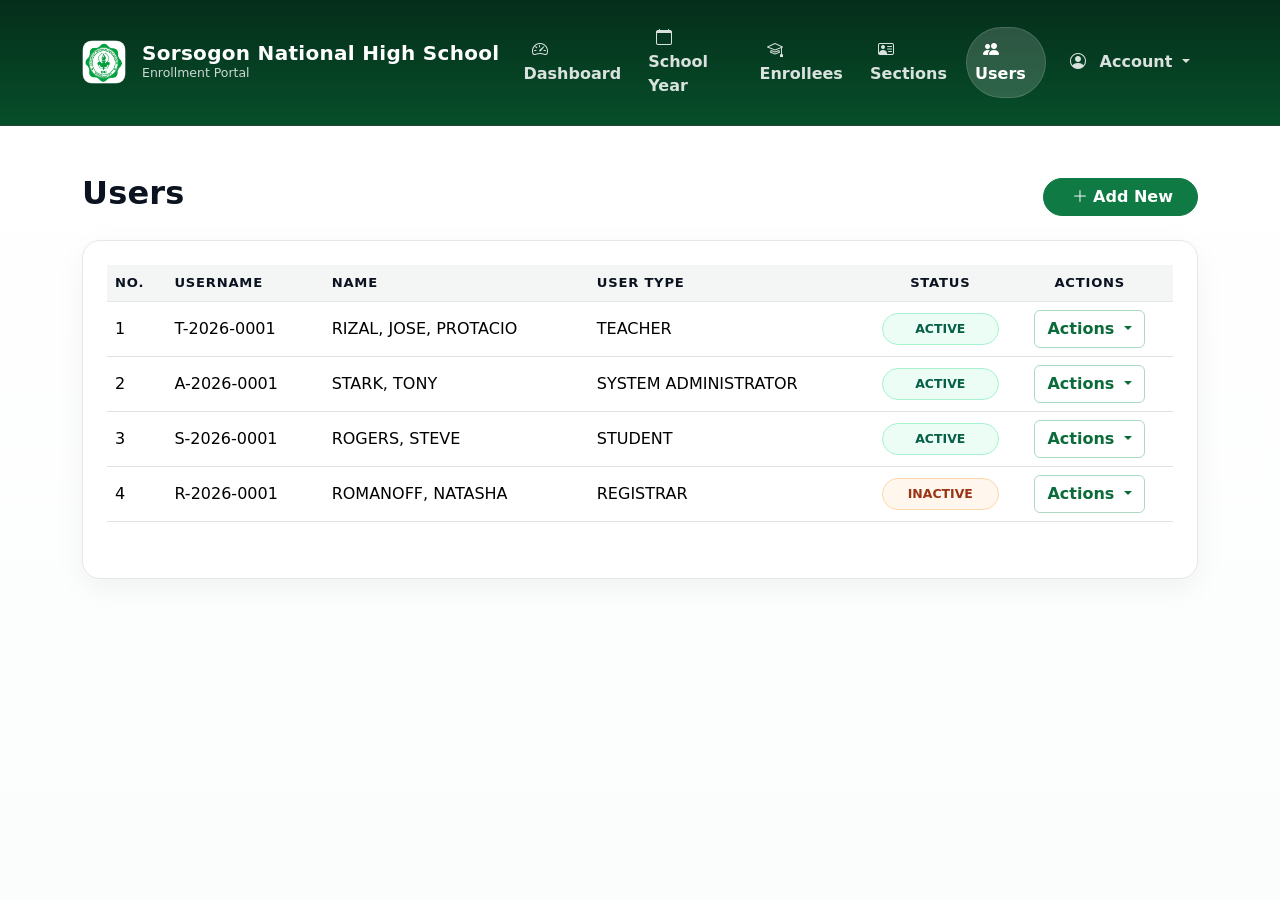
<file: admin-users.html>
<!doctype html>
<html lang="en">
    <head>
        <meta charset="utf-8" />
        <meta name="viewport" content="width=device-width, initial-scale=1" />
        <title>Sorsogon National High School</title>

        <link href="https://cdn.jsdelivr.net/npm/bootstrap@5.3.3/dist/css/bootstrap.min.css" rel="stylesheet" />
        <link
            href="https://cdn.jsdelivr.net/npm/bootstrap-icons@1.11.3/font/bootstrap-icons.min.css"
            rel="stylesheet"
        />
        <link href="assets/theme.css" rel="stylesheet" />
        <link rel="icon" type="image/png" href="assets/logo.ico" />
    </head>
    <body>
        <nav class="navbar navbar-expand-lg navbar-dark navbar-admin py-3">
            <div class="container">
                <!-- SCHOOL LOGO SLOT -->
                <a class="navbar-brand d-flex align-items-center gap-3" href="admin-dashboard.html">
                    <div class="brand-badge">
                        <img src="assets/logo.jpg" class="w-100 h-100 rounded-3">
                    </div>
                    <div>
                        <div class="brand-text">Sorsogon National High School</div>
                        <div class="brand-sub">Enrollment Portal</div>
                    </div>
                </a>

                <button class="navbar-toggler" type="button" data-bs-toggle="collapse" data-bs-target="#adminNav">
                    <span class="navbar-toggler-icon"></span>
                </button>

                <div id="adminNav" class="collapse navbar-collapse">
                    <ul class="navbar-nav ms-auto top-menu align-items-lg-center">
                        <li class="nav-item">
                            <a class="nav-link" href="admin-dashboard.html"
                                ><i class="bi bi-speedometer2 me-2 ms-2"></i> Dashboard&nbsp;&nbsp;</a
                            >
                        </li>
                        <li class="nav-item">
                            <a class="nav-link" href="admin-school-year.html"
                                ><i class="bi bi-calendar me-2 ms-2"></i> School Year&nbsp;&nbsp;</a
                            >
                        </li>
                        <li class="nav-item">
                            <a class="nav-link" href="admin-enrollees.html"
                                ><i class="bi bi-mortarboard me-2 ms-2"></i> Enrollees&nbsp;&nbsp;</a
                            >
                        </li>
                        <li class="nav-item">
                            <a class="nav-link" href="admin-sections.html"
                                ><i class="bi bi-person-vcard me-2 ms-2"></i> Sections&nbsp;&nbsp;</a
                            >
                        </li>
                        <li class="nav-item">
                            <a class="nav-link active" href="admin-users.html"
                                ><i class="bi bi-people-fill me-2 ms-2"></i> Users&nbsp;&nbsp;</a
                            >
                        </li>

                        <li class="nav-item dropdown ms-lg-2">
                            <a class="nav-link dropdown-toggle" href="#" role="button" data-bs-toggle="dropdown">
                                <i class="bi bi-person-circle me-2 ms-2"></i> Account
                            </a>
                            <ul class="dropdown-menu dropdown-menu-end">
                                <li>
                                    <a class="dropdown-item" href="admin-settings.html"><i class="bi bi-gear me-2"></i> Settings</a>
                                </li>
                                <li><hr class="dropdown-divider" /></li>
                                <li>
                                    <a class="dropdown-item" href="index.html"
                                        ><i class="bi bi-power me-2"></i> Logout</a
                                    >
                                </li>
                            </ul>
                        </li>
                    </ul>
                </div>
            </div>
        </nav>

        <main class="container py-4 py-lg-5">
            <div class="d-flex flex-column flex-lg-row justify-content-between align-items-lg-end gap-2 mb-4">
                <div>
                    <h2 class="page-title mb-1">Users</h2>
                </div>
                <div class="d-flex align-items-center gap-2 flex-wrap">
                    <a class="btn btn-brand rounded-pill px-4" href="#" data-bs-toggle="modal" data-bs-target="#NewModal">
                        <i class="bi bi-plus-lg ms-1"></i> Add New
                    </a>
                </div>
            </div>
            <div class="card card-elev p-3 p-lg-4">
                <div class="row g-2 align-items-center mb-3">
                    <div>
                        <table id="tbl" class="table align-middle">
                            <thead>
                                <tr>
                                    <th>No.</th>
                                    <th>Username</th>
                                    <th>Name</th>
                                    <th>User Type</th>
                                    <th class="text-center">Status</th>
                                    <th class="text-center">Actions</th>
                                </tr>
                            </thead>
                            <tbody>
                                <tr>
                                    <td>1</td>
                                    <td>T-2026-0001</td>
                                    <td>RIZAL, JOSE, PROTACIO</td>
                                    <td>TEACHER</td>
                                    <td class="text-center"><span class="badge-status badge-approved d-block w-100 text-center">ACTIVE</span></td>
                                    <td class="text-center">
                                        <div class="dropdown">
                                            <button class="btn btn-outline-brand dropdown-toggle" type="button" data-bs-toggle="dropdown">
                                                Actions
                                            </button>
                                            <ul class="dropdown-menu">
                                                <li><a class="dropdown-item" href="#" data-bs-toggle="modal" data-bs-target="#NewModal">Edit User</a></li>
                                                <li><a class="dropdown-item" href="#" data-bs-toggle="modal" data-bs-target="#ResetModal">Reset Password</a></li>
                                                <li><a class="dropdown-item" href="#" data-bs-toggle="modal" data-bs-target="#ActiveModal">Set as Inactive</a></li>
                                            </ul>
                                        </div>
                                    </td>
                                </tr>
                                <tr>
                                    <td>2</td>
                                    <td>A-2026-0001</td>
                                    <td>STARK, TONY</td>
                                    <td>SYSTEM ADMINISTRATOR</td>
                                    <td class="text-center"><span class="badge-status badge-approved d-block w-100 text-center">ACTIVE</span></td>
                                    <td class="text-center">
                                        <div class="dropdown">
                                            <button class="btn btn-outline-brand dropdown-toggle" type="button" data-bs-toggle="dropdown">
                                                Actions
                                            </button>
                                            <ul class="dropdown-menu">
                                                <li><a class="dropdown-item" href="#" data-bs-toggle="modal" data-bs-target="#NewModal">Edit User</a></li>
                                                <li><a class="dropdown-item" href="#" data-bs-toggle="modal" data-bs-target="#ResetModal">Reset Password</a></li>
                                                <li><a class="dropdown-item" href="#" data-bs-toggle="modal" data-bs-target="#ActiveModal">Set as Inactive</a></li>
                                            </ul>
                                        </div>
                                    </td>
                                </tr>
                                <tr>
                                    <td>3</td>
                                    <td>S-2026-0001</td>
                                    <td>ROGERS, STEVE</td>
                                    <td>STUDENT</td>
                                    <td class="text-center"><span class="badge-status badge-approved d-block w-100 text-center">ACTIVE</span></td>
                                    <td class="text-center">
                                        <div class="dropdown">
                                            <button class="btn btn-outline-brand dropdown-toggle" type="button" data-bs-toggle="dropdown">
                                                Actions
                                            </button>
                                            <ul class="dropdown-menu">
                                                <li><a class="dropdown-item" href="#" data-bs-toggle="modal" data-bs-target="#NewModal">Edit User</a></li>
                                                <li><a class="dropdown-item" href="#" data-bs-toggle="modal" data-bs-target="#ResetModal">Reset Password</a></li>
                                                <li><a class="dropdown-item" href="#" data-bs-toggle="modal" data-bs-target="#ActiveModal">Set as Inactive</a></li>
                                            </ul>
                                        </div>
                                    </td>
                                </tr>
                                <tr>
                                    <td>4</td>
                                    <td>R-2026-0001</td>
                                    <td>ROMANOFF, NATASHA</td>
                                    <td>REGISTRAR</td>
                                    <td class="text-center"><span class="badge-status badge-pending d-block w-100 text-center">INACTIVE</span></td>
                                    <td class="text-center">
                                        <div class="dropdown">
                                            <button class="btn btn-outline-brand dropdown-toggle" type="button" data-bs-toggle="dropdown">
                                                Actions
                                            </button>
                                            <ul class="dropdown-menu">
                                                <li><a class="dropdown-item" href="#" data-bs-toggle="modal" data-bs-target="#NewModal">Edit User</a></li>
                                                <li><a class="dropdown-item" href="#" data-bs-toggle="modal" data-bs-target="#ResetModal">Reset Password</a></li>
                                                <li><a class="dropdown-item" href="#" data-bs-toggle="modal" data-bs-target="#ActiveModal">Set as Active</a></li>
                                            </ul>
                                        </div>
                                    </td>
                                </tr>
                            </tbody>
                        </table>
                    </div>
                </div>
            </div>
        </main>

        <script src="https://cdn.jsdelivr.net/npm/bootstrap@5.3.3/dist/js/bootstrap.bundle.min.js"></script>
    </body>
</html>

<div class="modal fade" id="NewModal" tabindex="-1">
    <div class="modal-dialog modal-md">
        <div class="modal-content">
            <div class="modal-header">
                <h5 class="modal-title">New User</h5>
            </div>
            <div class="modal-body">
                <form>
                    <div class="alert alert-success small">
                        The system-generated username and temporary password will be sent via email.<br>
                    </div> 
                    <div class="row mb-3">
                        <div class="col">
                            <label class="form-label">First Name</label>
                            <input class="form-control" placeholder="Enter First Name"/>
                        </div>
                    </div>
                    <div class="row mb-3">
                        <div class="col">
                            <label class="form-label">Middle Name</label>
                            <input class="form-control" placeholder="Enter Middle Name"/>
                        </div>
                    </div>
                    <div class="row mb-3">
                        <div class="col">
                            <label class="form-label">Last Name</label>
                            <input class="form-control" placeholder="Enter Last Name"/>
                        </div>
                    </div>
                    <div class="row mb-3">
                        <div class="col">
                            <label class="form-label">Email</label>
                            <input class="form-control" placeholder="Enter Email"/>
                        </div>
                    </div>
                    <div class="row mb-3">
                        <div class="col">
                            <label class="form-label">User Type</label>
                            <select class="form-select">
                                <option>User Type</option>
                                <option>Teacher</option>
                                <option>Student</option>
                                <option>School Registrar</option>
                                <option>System Administrator</option>
                            </select>
                        </div>
                    </div>
                </form>
            </div>
            <div class="modal-footer">
                <button class="btn btn-outline-secondary" data-bs-dismiss="modal">Cancel</button>
                <button class="btn btn-brand">Submit</button>
            </div>
        </div>
    </div>
</div>

<div class="modal fade" id="ActiveModal" tabindex="-1">
    <div class="modal-dialog modal-md">
        <div class="modal-content">
            <div class="modal-header">
                <h5 class="modal-title">Set as Inactive</h5>
            </div>
            <div class="modal-body">
                <form>
                    <div class="alert alert-danger small">
                        Are you sure you want to set this user as inactive? The user will no longer be able to login to the system.<br>
                    </div> 
                </form>
            </div>
            <div class="modal-footer">
                <button class="btn btn-outline-secondary" data-bs-dismiss="modal">Cancel</button>
                <button class="btn btn-brand">Set as Inactive</button>
            </div>
        </div>
    </div>
</div>

<div class="modal fade" id="ResetModal" tabindex="-1">
    <div class="modal-dialog modal-md">
        <div class="modal-content">
            <div class="modal-header">
                <h5 class="modal-title">Reset Password</h5>
            </div>
            <div class="modal-body">
                <form>
                    <div class="alert alert-danger small">
                        Are you sure you want to reset this user's password? The new temporary password will be sent via this user's email.<br>
                    </div> 
                </form>
            </div>
            <div class="modal-footer">
                <button class="btn btn-outline-secondary" data-bs-dismiss="modal">Cancel</button>
                <button class="btn btn-brand">Reset Password</button>
            </div>
        </div>
    </div>
</div>
</file>
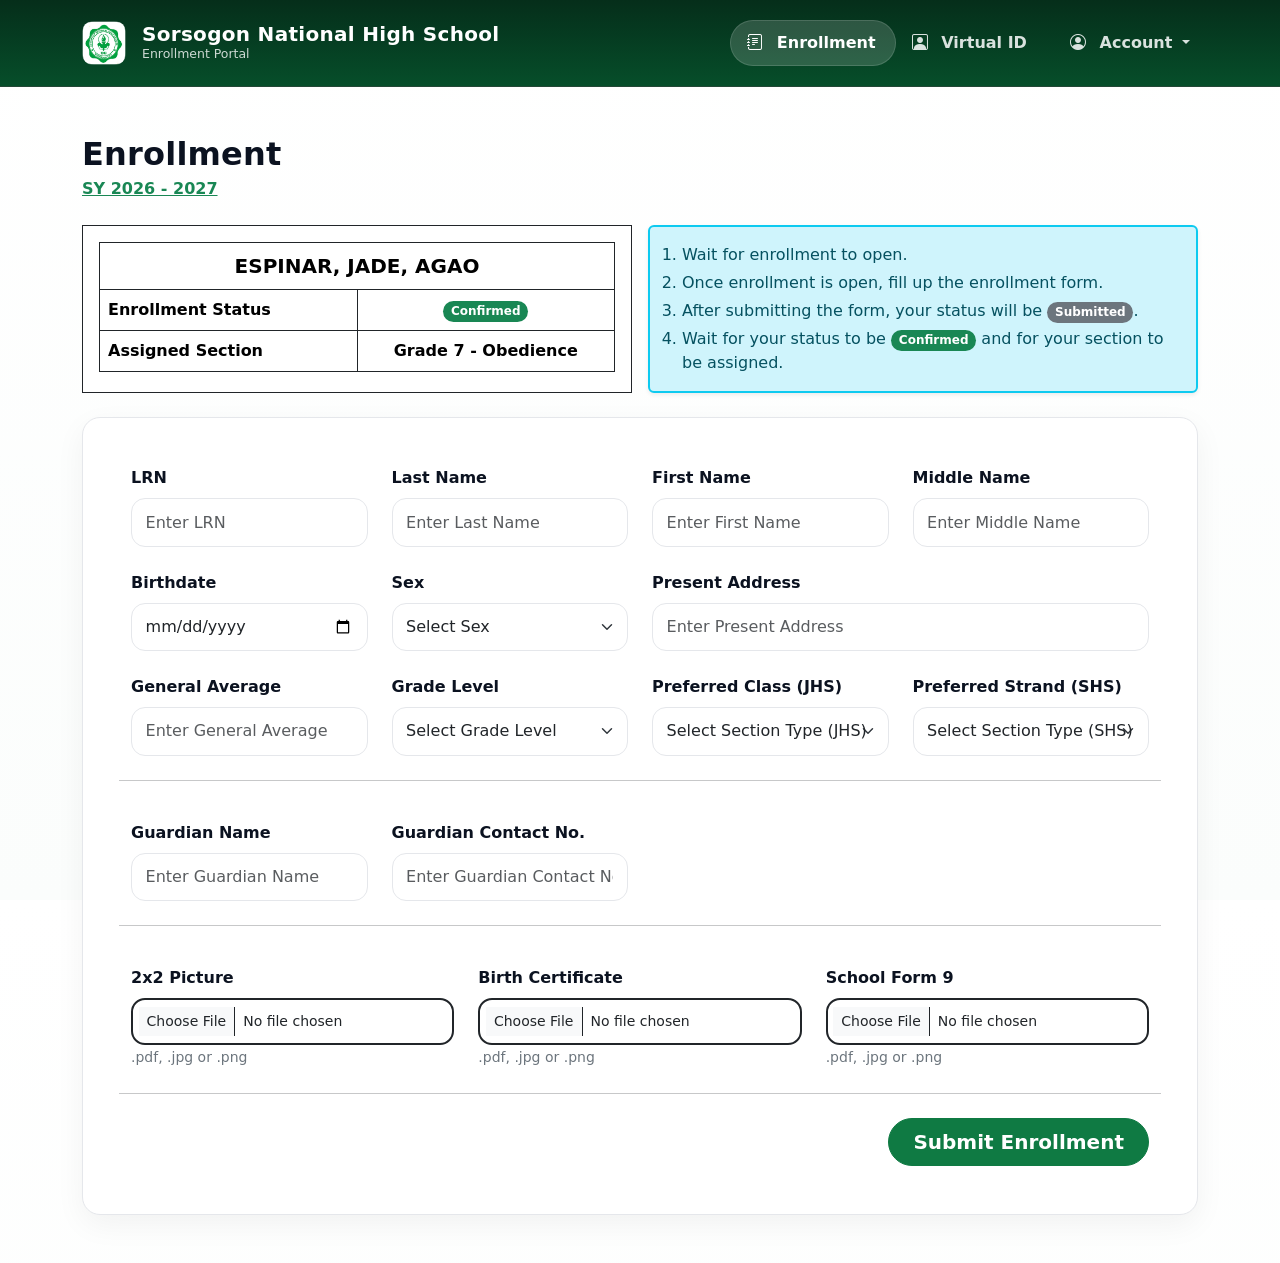
<file: student-enrollment.html>
<!doctype html>
<html lang="en">
    <head>
        <meta charset="utf-8" />
        <meta name="viewport" content="width=device-width, initial-scale=1" />
        <title>Sorsogon National High School</title>

        <link href="https://cdn.jsdelivr.net/npm/bootstrap@5.3.3/dist/css/bootstrap.min.css" rel="stylesheet" />
        <link
            href="https://cdn.jsdelivr.net/npm/bootstrap-icons@1.11.3/font/bootstrap-icons.min.css"
            rel="stylesheet"
        />
        <link href="assets/theme.css" rel="stylesheet" />
        <link rel="icon" type="image/png" href="assets/logo.ico" />
    </head>
    <body>
        <nav class="navbar navbar-expand-lg navbar-dark navbar-admin py-3">
            <div class="container">
                <!-- SCHOOL LOGO SLOT -->
                <a class="navbar-brand d-flex align-items-center gap-3" href="admin-dashboard.html">
                    <div class="brand-badge">
                        <img src="assets/logo.jpg" class="w-100 h-100 rounded-3">
                    </div>
                    <div>
                        <div class="brand-text">Sorsogon National High School</div>
                        <div class="brand-sub">Enrollment Portal</div>
                    </div>
                </a>

                <button class="navbar-toggler" type="button" data-bs-toggle="collapse" data-bs-target="#adminNav">
                    <span class="navbar-toggler-icon"></span>
                </button>

                <div id="adminNav" class="collapse navbar-collapse">
                    <ul class="navbar-nav ms-auto top-menu align-items-lg-center">
                        <li class="nav-item">
                            <a class="nav-link active" href="student-enrollment.html"
                                ><i class="bi bi-journal-text me-2 ms-2"></i> Enrollment&nbsp;&nbsp;</a
                            >
                        </li>
                        <li class="nav-item">
                            <a class="nav-link" href="student-id.html"
                                ><i class="bi bi-person-square me-2 ms-2"></i> Virtual ID&nbsp;&nbsp;</a
                            >
                        </li>
                        <li class="nav-item dropdown ms-lg-2">
                            <a class="nav-link dropdown-toggle" href="#" role="button" data-bs-toggle="dropdown">
                                <i class="bi bi-person-circle me-2 ms-2"></i> Account
                            </a>
                            <ul class="dropdown-menu dropdown-menu-end">
                                <li>
                                    <a class="dropdown-item" href="admin-settings.html"><i class="bi bi-gear me-2"></i> Settings</a>
                                </li>
                                <li><hr class="dropdown-divider" /></li>
                                <li>
                                    <a class="dropdown-item" href="index.html"
                                        ><i class="bi bi-power me-2"></i> Logout</a
                                    >
                                </li>
                            </ul>
                        </li>
                    </ul>
                </div>
            </div>
        </nav>

        <main class="container py-4 py-lg-5">
            <div class="d-flex flex-column flex-lg-row justify-content-between align-items-lg-end gap-2 mb-4">
                <div>
                    <h2 class="page-title mb-1">Enrollment</h2>
                    <span  class="fw-bold text-decoration-underline text-success">
                        SY 2026 - 2027
                    </a>
                </div>
            </div>
            <div class="row g-3 mb-4">
                <div class="col-md-6">
                    <div class="border border-dark bg-white p-3 h-100">
                        <table class="table table-bordered border-dark mb-0 align-middle">
                            <tr>
                                <td colspan="2" class="text-center fw-bold fs-5">
                                    ESPINAR, JADE, AGAO
                                </td>
                            </tr>
                            <tr>
                                <td class="fw-semibold w-50">Enrollment Status</td>
                                <td class="w-50 text-center">
                                    <span class="badge rounded-pill bg-success">
                                        Confirmed
                                    </span>
                                </td>
                            </tr>
                            <tr>
                                <td class="fw-semibold">Assigned Section</td>
                                <td class="text-center fw-bold">
                                    Grade 7 - Obedience
                                </td>
                            </tr>
                        </table>
                    </div>
                </div>
                <div class="col-md-6">
                    <div class="alert alert-info border border-info border-2 shadow-sm h-100 mb-0">
                        <ol class="mb-0 ps-3">
                            <li class="mb-1">Wait for enrollment to open.</li>
                            <li class="mb-1">Once enrollment is open, fill up the enrollment form.</li>
                            <li class="mb-1">
                                After submitting the form, your status will be 
                                <span class="badge rounded-pill bg-secondary">Submitted</span>.
                            </li>
                            <li>
                                Wait for your status to be 
                                <span class="badge rounded-pill bg-success">Confirmed</span> 
                                and for your section to be assigned.
                            </li>
                        </ol>
                    </div>
                </div>
            </div>
            <form id="enrollForm" class="card card-elev p-4 p-lg-5 needs-validation" novalidate>
                <div class="row g-4">
                    <div class="col-md-3">
                        <label class="form-label">LRN</label>
                        <input class="form-control" required placeholder="Enter LRN" />
                    </div>

                    <div class="col-md-3">
                        <label class="form-label">Last Name</label>
                        <input class="form-control" placeholder="Enter Last Name" required />
                    </div>

                    <div class="col-md-3">
                        <label class="form-label">First Name</label>
                        <input class="form-control" placeholder="Enter First Name" required />
                    </div>

                    <div class="col-md-3">
                        <label class="form-label">Middle Name</label>
                        <input class="form-control" placeholder="Enter Middle Name" />
                    </div>

                    <div class="col-md-3">
                        <label class="form-label">Birthdate</label>
                        <input type="date" class="form-control" required />
                    </div>

                    <div class="col-md-3">
                        <label class="form-label">Sex</label>
                        <select class="form-select" required>
                            <option value="" selected disabled>Select Sex</option>
                            <option>Male</option>
                            <option>Female</option>
                        </select>
                    </div>

                    <div class="col-md-6">
                        <label class="form-label">Present Address</label>
                        <input class="form-control" placeholder="Enter Present Address" required />
                    </div>

                    <div class="col-md-3">
                        <label class="form-label">General Average</label>
                        <input class="form-control" required placeholder="Enter General Average" />
                    </div>

                    <div class="col-md-3">
                        <label class="form-label">Grade Level</label>
                        <select class="form-select" required>
                            <option value="" selected disabled>Select Grade Level</option>
                            <option>Grade 7</option>
                            <option>Grade 8</option>
                            <option>Grade 9</option>
                            <option>Grade 10</option>
                            <option>Grade 11</option>
                            <option>Grade 12</option>
                        </select>
                    </div>

                    <div class="col-md-3">
                        <label class="form-label">Preferred Class (JHS)</label>
                        <select class="form-select">
                            <option>Select Section Type (JHS)</option>
                            <option>Basic Education Curriculum</option>
                            <option>Special Program for the Arts</option>
                            <option>Special Program in Journalism</option>
                            <option>Special Program in Sports</option>
                            <option>Science, Technology and Engineering</option>
                        </select>
                    </div>
                    <div class="col-md-3">
                        <label class="form-label">Preferred Strand (SHS)</label>
                        <select class="form-select">
                            <option>Select Section Type (SHS)</option>
                            <option>General Academic Strand</option>
                            <option>Humanities and Social Sciences</option>
                            <option>Accountancy, Business and Management</option>
                            <option>Science, Technology, Engineering and Mathematics</option>
                            <option>Arts and Design</option>
                            <option>Industrial Arts - Electrical Installation and Maintenance</option>
                            <option>Industrial Arts - Electronic Products Assembly and Servicing</option>
                            <option>Home Economics - Beauty and Nail Care</option>
                            <option>Home Economics - Dressmaking</option>
                            <option>Home Economics - Cookery</option>
                            <option>Information, Communication Technology</option>
                        </select>
                    </div>

                    <hr>

                    <div class="col-md-3">
                        <label class="form-label">Guardian Name</label>
                        <input class="form-control" required placeholder="Enter Guardian Name" />
                    </div>

                    <div class="col-md-3">
                        <label class="form-label">Guardian Contact No.</label>
                        <input class="form-control" required placeholder="Enter Guardian Contact No." />
                    </div>

                    <hr>

                    <div class="col-md-4">
                        <label class="form-label">2x2 Picture</label>
                        <input class="form-control form-control-sm border border-2 border-dark" type="file" />
                        <small class="text-secondary">.pdf, .jpg or .png</small>
                    </div>

                    <div class="col-md-4">
                        <label class="form-label">Birth Certificate</label>
                        <input class="form-control form-control-sm border border-2 border-dark" type="file" />
                        <small class="text-secondary">.pdf, .jpg or .png</small>
                    </div>

                    <div class="col-md-4">
                        <label class="form-label">School Form 9</label>
                        <input class="form-control form-control-sm border border-2 border-dark" type="file" />
                        <small class="text-secondary">.pdf, .jpg or .png</small>
                    </div>

                    <hr>

                    <div class="col-12 d-flex justify-content-end gap-2 mt-2">
                        <button type="submit" class="btn btn-brand btn-lg rounded-pill px-4">Submit Enrollment</button>
                    </div>
                </div>
            </form>
        </main>

        <script src="https://cdn.jsdelivr.net/npm/bootstrap@5.3.3/dist/js/bootstrap.bundle.min.js"></script>
    </body>
</html>
</file>
<file: assets/theme.css>
:root{
  --g-950:#052e1a;
  --g-900:#064e2a;
  --g-800:#0b6b3a;
  --g-700:#0f7a43;
  --g-600:#12924f;
  --soft:#e8f5ee;
  --ink:#0b1220;
  --muted:#64748b;
  --border:#e5e7eb;
  --card:#ffffff;
  --radius: 18px;
}

html,body{ height:100%; }
body{
  font-family: system-ui, -apple-system, Segoe UI, Roboto, Arial, sans-serif;
  color: var(--ink);
  background: linear-gradient(180deg, #ffffff 0%, #fbfdfc 100%);
}

a{ text-decoration:none; }

.bg-deep{
  background: radial-gradient(1200px 700px at 15% 10%, rgba(18,146,79,.22) 0%, rgba(6,78,42,.0) 55%),
              linear-gradient(160deg, var(--g-950) 0%, var(--g-900) 55%, #04301a 100%);
  color:#fff;
}

.navbar-admin{
  background: linear-gradient(180deg, var(--g-950) 0%, var(--g-900) 100%);
  border-bottom: 1px solid rgba(255,255,255,.12);
}

.brand-badge{
  width: 44px; height: 44px;
  border-radius: 12px;
  background: rgba(255,255,255,.14);
  display:grid; place-items:center;
  border: 1px solid rgba(255,255,255,.18);
}
.brand-badge i{ font-size: 1.25rem; }

.brand-text{
  font-weight: 800;
  letter-spacing: .3px;
  line-height: 1.1;
}
.brand-sub{ font-size: .78rem; opacity:.8; }

.top-menu .nav-link{
  color: rgba(255,255,255,.85);
  font-weight: 600;
  padding: .65rem .85rem;
  border-radius: 999px;
}
.top-menu .nav-link:hover{
  background: rgba(255,255,255,.10);
  color: #fff;
}
.top-menu .nav-link.active{
  background: rgba(255,255,255,.16);
  color: #fff;
  border: 1px solid rgba(255,255,255,.14);
}

.btn-brand{
  background: var(--g-700);
  border-color: var(--g-700);
  color: #fff;
  font-weight: 700;
}
.btn-brand:hover{
  background: var(--g-800);
  border-color: var(--g-800);
  color:#fff;
}

.btn-outline-brand{
  border-color: rgba(18,146,79,.35);
  color: var(--g-800);
  font-weight: 700;
}
.btn-outline-brand:hover{
  background: var(--soft);
  border-color: rgba(18,146,79,.55);
  color: var(--g-900);
}

.card-elev{
  border: 1px solid var(--border);
  border-radius: var(--radius);
  box-shadow: 0 10px 30px rgba(2, 8, 23, 0.05);
}

.section{
  padding: 72px 0;
}

.hero-badge{
  display:inline-flex;
  align-items:center;
  gap:.5rem;
  padding:.4rem .75rem;
  border-radius:999px;
  border: 1px solid rgba(255,255,255,.18);
  background: rgba(255,255,255,.10);
  color:#fff;
  font-weight: 650;
  font-size: .9rem;
}

.kpi{
  border-radius: var(--radius);
  border: 1px solid rgba(255,255,255,.18);
  background: rgba(255,255,255,.08);
  padding: 18px;
}
.kpi .num{ font-weight: 900; font-size: 1.4rem; }
.kpi .label{ opacity:.85; font-size: .9rem; }

.page-title{
  font-weight: 900;
  letter-spacing: .2px;
}

.form-label{ font-weight: 700; color: #0b1220; }
.form-control, .form-select{
  border-radius: 14px;
  border-color: var(--border);
  padding: .7rem .85rem;
}
.form-control:focus, .form-select:focus{
  border-color: rgba(18,146,79,.45);
  box-shadow: 0 0 0 .25rem rgba(18,146,79,.16);
}

.table thead th{
  font-size: .82rem;
  text-transform: uppercase;
  letter-spacing: .06em;
  color: #0b1220;
  background: #f3f6f4;
  border-bottom: 1px solid var(--border);
}
.badge-status{
  border-radius: 999px;
  padding: .35rem .55rem;
  font-weight: 800;
  font-size: .78rem;
}
.badge-pending{ background: #fff7ed; color: #9a3412; border:1px solid #fed7aa; }
.badge-approved{ background: #ecfdf5; color: #065f46; border:1px solid #a7f3d0; }
.badge-enrolled{ background: #eff6ff; color: #1e40af; border:1px solid #bfdbfe; }

.footer-muted{
  color: rgba(255,255,255,.78);
  border-top: 1px solid rgba(255,255,255,.12);
}

.small-muted{ color: var(--muted); }

.divider-soft{
  height: 1px;
  background: linear-gradient(90deg, transparent 0%, rgba(2,6,23,.12) 20%, rgba(2,6,23,.12) 80%, transparent 100%);
}

.no-arrow {
    -webkit-appearance: none; /* Chrome, Safari */
    -moz-appearance: none;    /* Firefox */
    appearance: none;         /* Standard */
    background-image: none;   /* removes Bootstrap arrow */
}

.school-year-badge{
    display:inline-block;
    padding:10px 22px;
    font-weight:700;
    font-size:16px;
    color:#065f46;

    border:2px solid #198754;
    border-radius:30px;


    box-shadow:0 0 8px rgba(25,135,84,0.4);

    animation:schoolGlow 2s infinite alternate;
}

.select-outline-brand{
    border:2px solid #198754;
    color:#198754;
}

.select-outline-brand:focus{
    border-color:#198754;
    box-shadow:0 0 0 .2rem rgba(25,135,84,.25);
}
</file>
